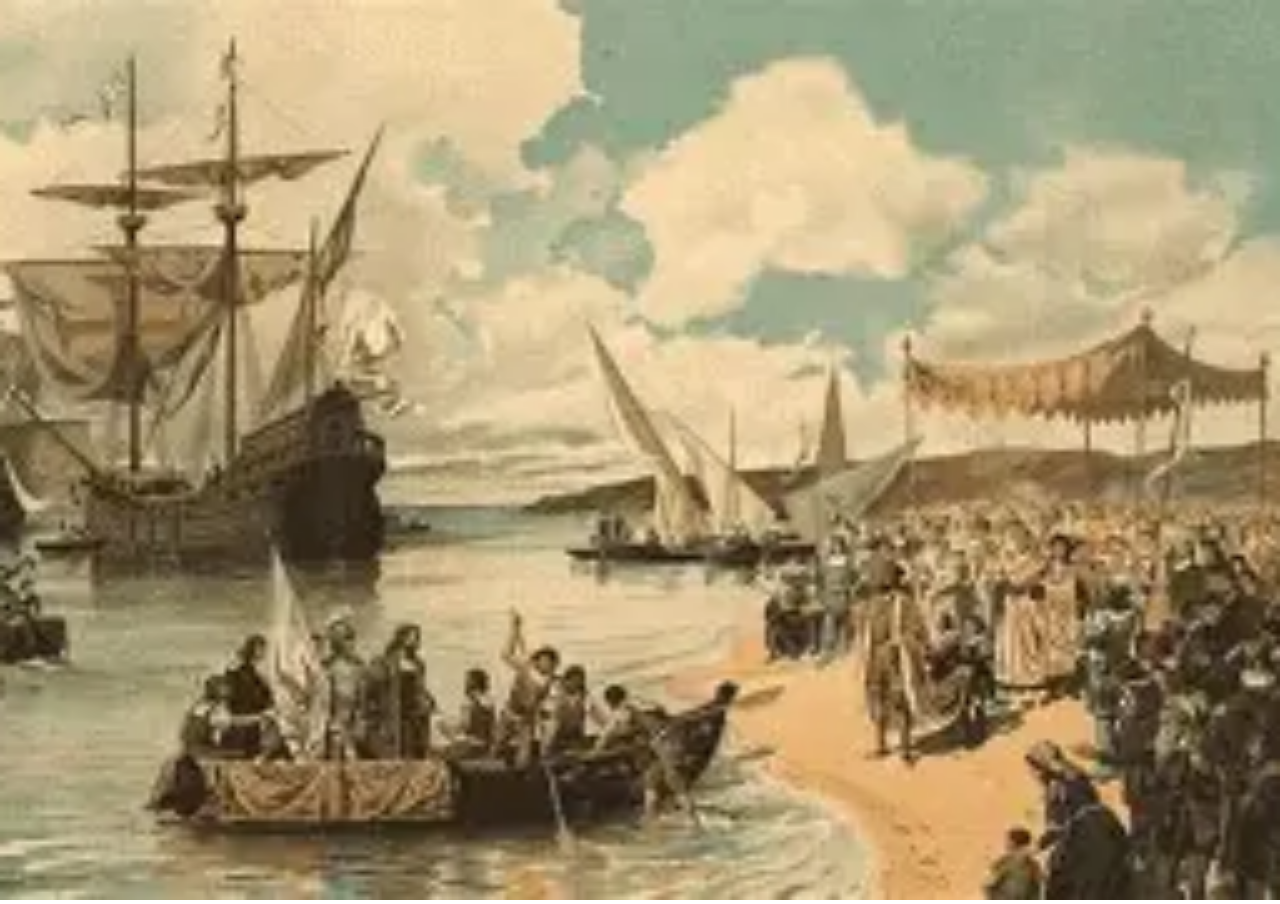
<file: gambarzz/espoespannole.html>
<!DOCTYPE html>
<html>
<head>
  <meta charset="UTF-8">
  <title>espoespannole</title>
  <style>
    body {
      margin: 0;           
      padding: 0;
    }
    img {
      width: 100vw;        
      height: 100vh;       
      object-fit: cover;   
    }
  </style>
</head>
<body>
  <img src="[data-uri]" alt="espoespannole">
</body>
</html>
</file>
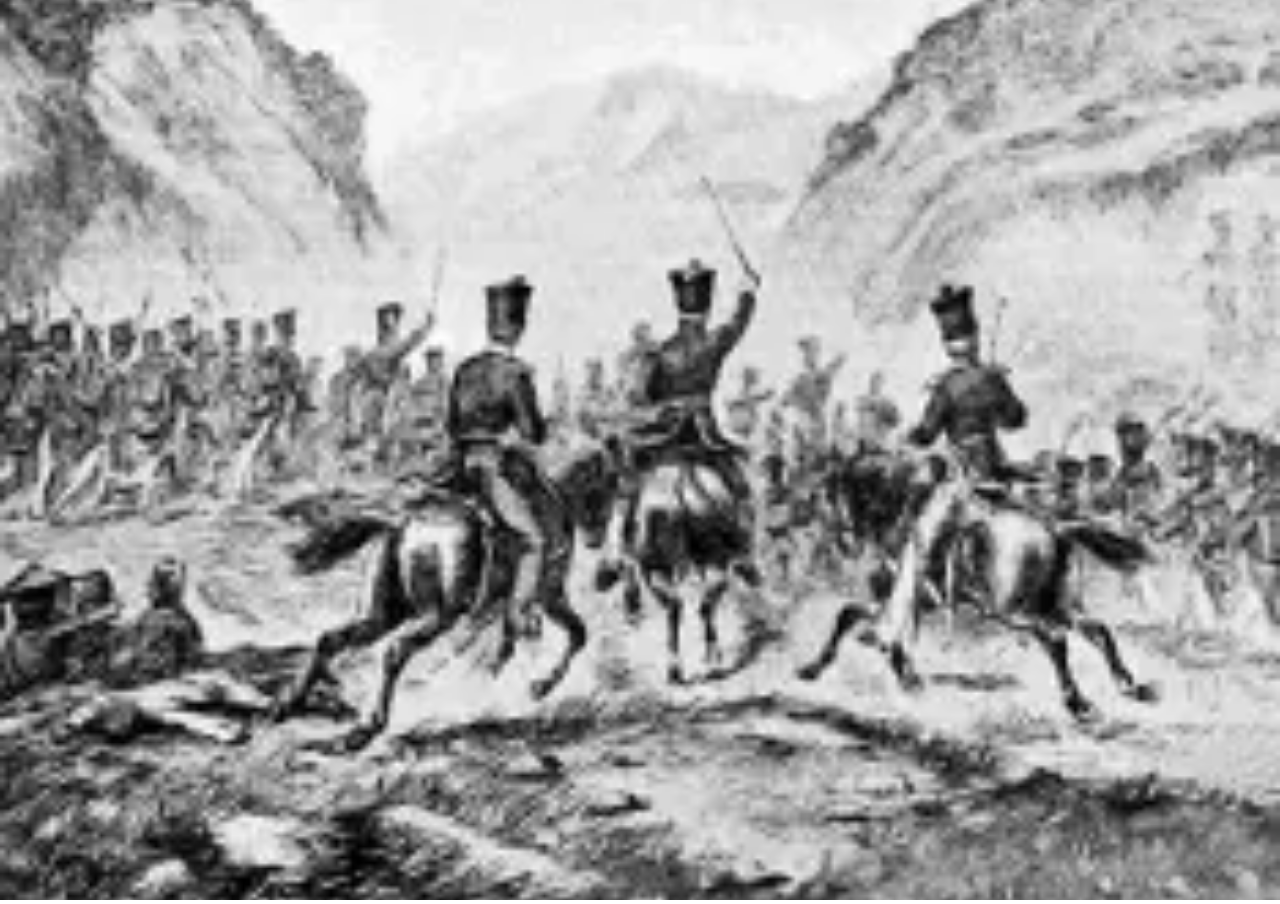
<file: gambarzz/i dont even like girls.html>
<!DOCTYPE html>
<html>
<head>
  <meta charset="UTF-8">
  <title>i dont even like girls</title>
  <style>
    body {
      margin: 0;          
      padding: 0;
    }
    img {
      width: 100vw;        
      height: 100vh;       
      object-fit: cover;   
    }
  </style>
</head>
<body>
  <img src="[data-uri]">
</body>
</html>
</file>
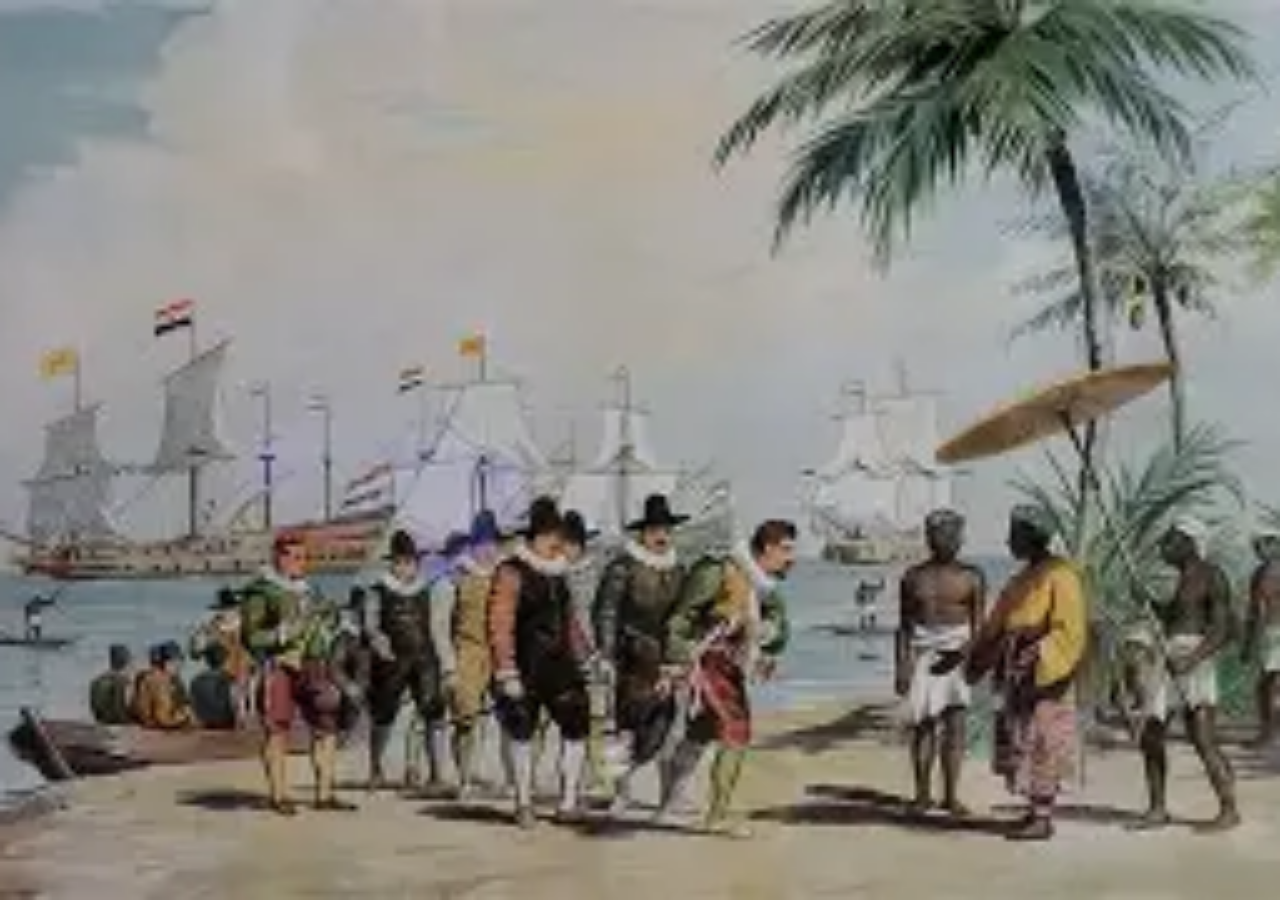
<file: gambarzz/portuggisscim.html>
<!DOCTYPE html>
<html>
<head>
  <meta charset="UTF-8">
  <title>portuggisscim</title>
  <style>
    body {
      margin: 0;           /* hilangin celah default */
      padding: 0;
    }
    img {
      width: 100vw;        /* 100% lebar layar */
      height: 100vh;       /* 100% tinggi layar */
      object-fit: cover;   /* biar gambarnya nggak gepeng */
    }
  </style>
</head>
<body>
  <img src="[data-uri]" alt="portuggisscism">
</body>
</html>
</file>
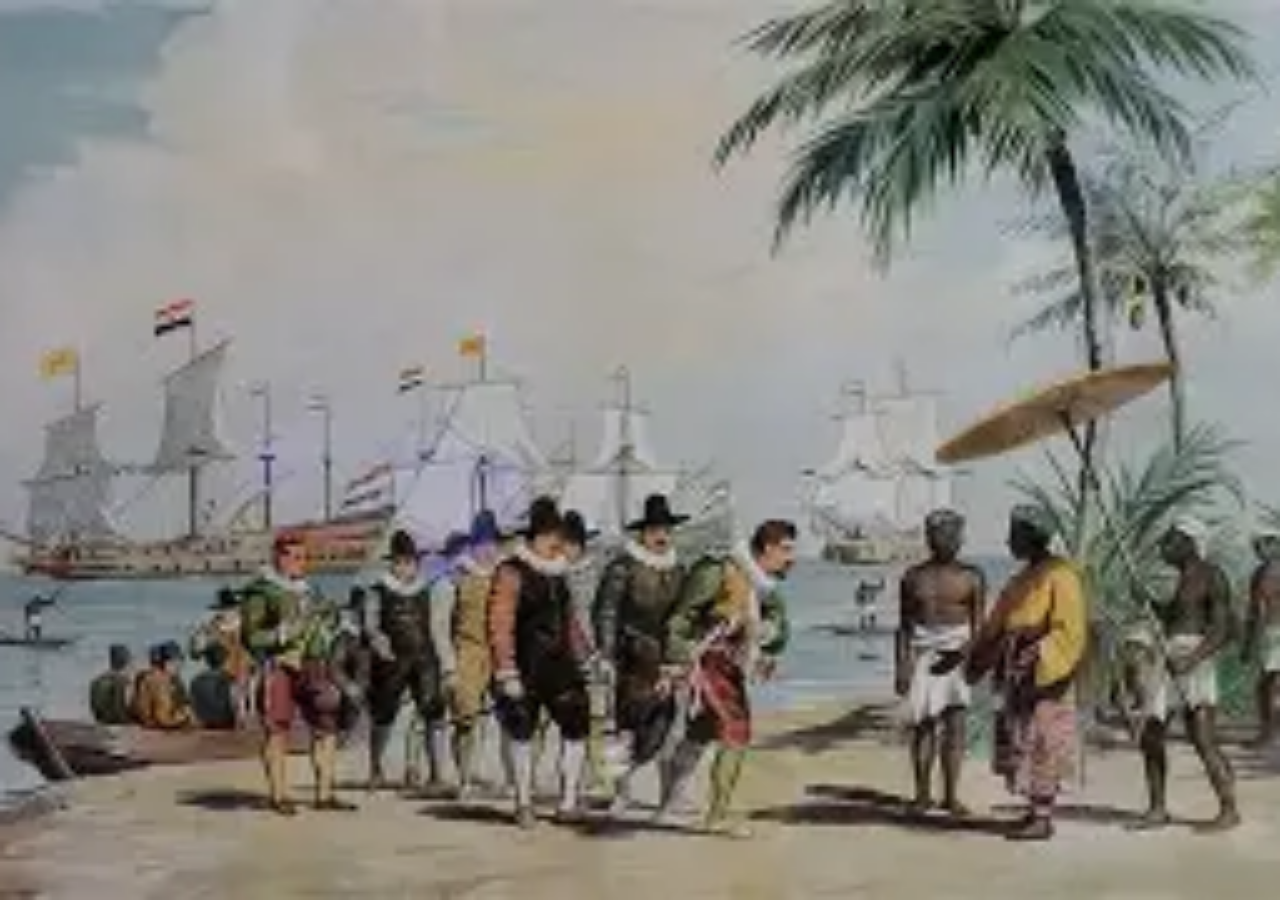
<file: gambarzz/portuggisscism.html>
<!DOCTYPE html>
<html>
<head>
  <meta charset="UTF-8">
  <title>portuggisscism</title>
  <style>
    body {
      margin: 0;          
      padding: 0;
    }
    img {
      width: 100vw;        
      height: 100vh;       
      object-fit: cover;   
    }
  </style>
</head>
<body>
  <img src="[data-uri]" alt="portuggisscism">
</body>
</html>
</file>
